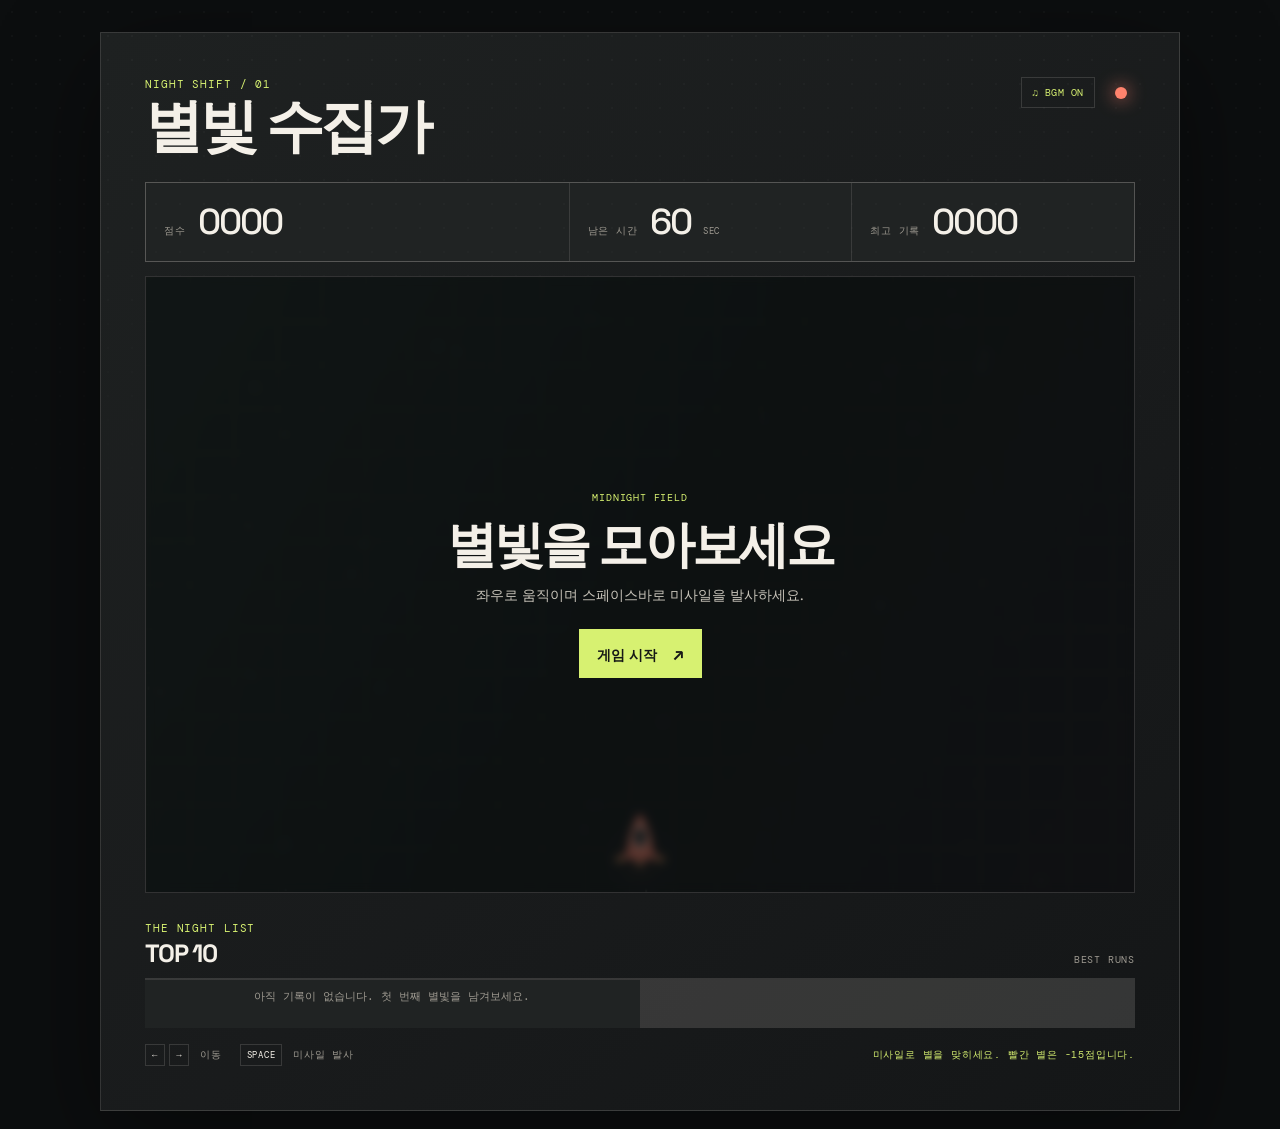
<file: index.html>
<!doctype html>
<html lang="ko">
<head>
  <meta charset="UTF-8">
  <meta http-equiv="refresh" content="0; url=star-catcher/">
  <title>게임 선택</title>
</head>
<body>
  <p><a href="star-catcher/">별빛 수집가 실행하기</a></p>
</body>
</html>
</file>
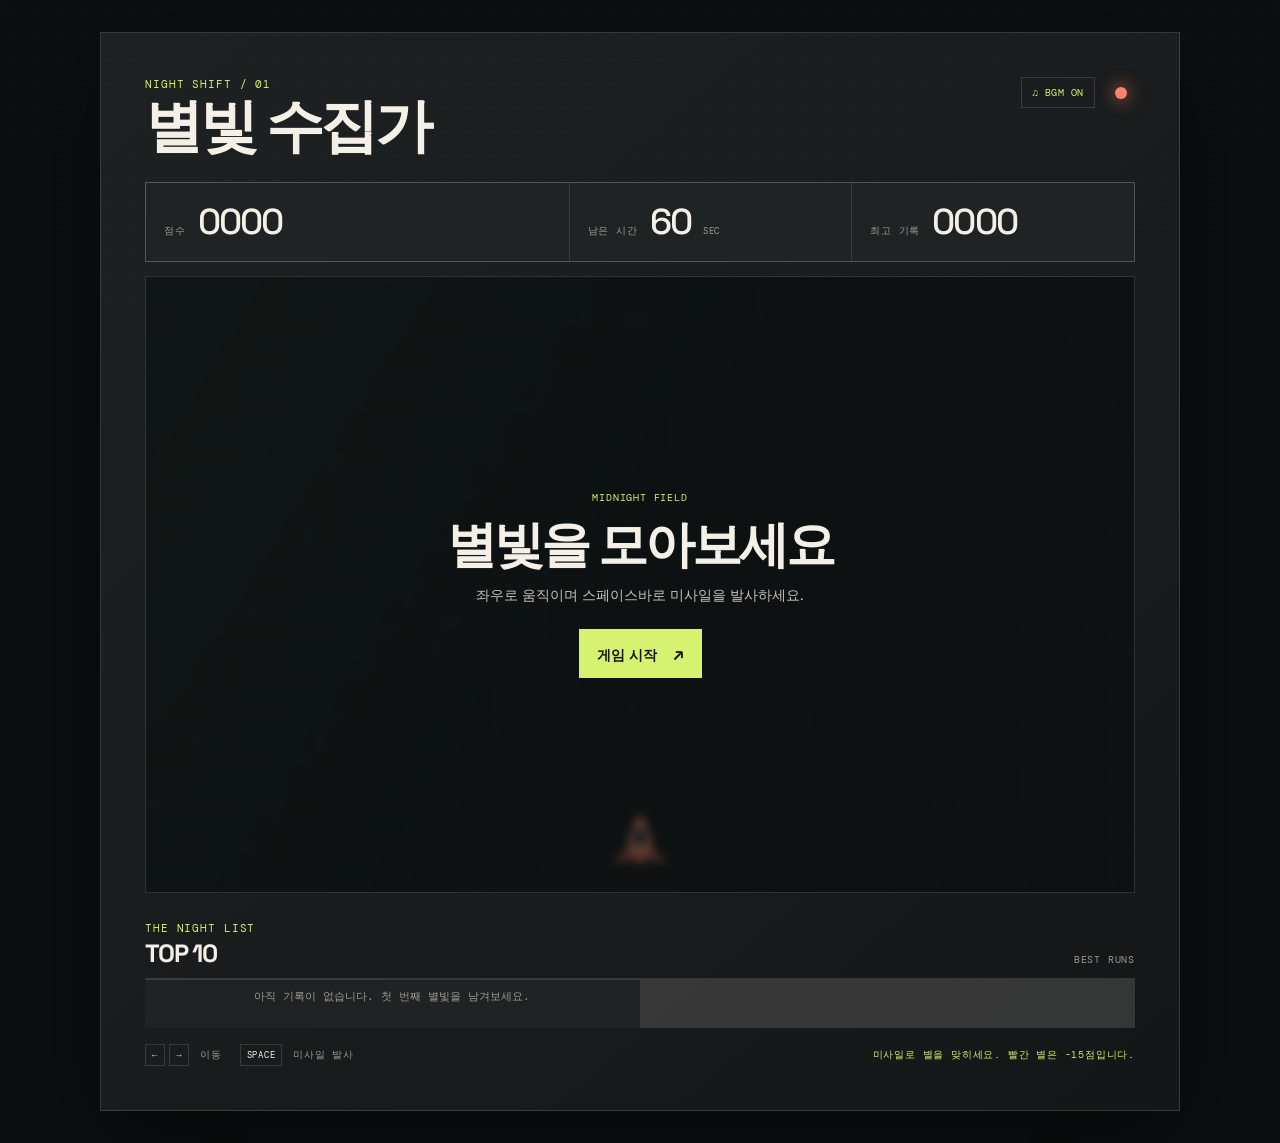
<file: star-catcher/index.html>
<!doctype html>
<html lang="ko">
<head>
  <meta charset="UTF-8">
  <meta name="viewport" content="width=device-width, initial-scale=1.0">
  <title>별빛 수집가</title>
  <link rel="stylesheet" href="style.css">
</head>
<body>
  <main class="app-shell">
    <section class="game-panel" aria-labelledby="game-title">
      <header class="topbar">
        <div>
          <p class="eyebrow">NIGHT SHIFT / 01</p>
          <h1 id="game-title">별빛 수집가</h1>
        </div>
        <div class="topbar-tools">
          <button class="music-toggle" id="musicToggle" type="button" aria-pressed="true">♫ BGM ON</button>
          <div class="status-dot" aria-label="게임 상태"></div>
        </div>
      </header>

      <div class="hud" aria-label="게임 기록">
        <div class="hud-item"><span>점수</span><strong id="score">0000</strong></div>
        <div class="hud-item"><span>남은 시간</span><strong id="time">60</strong><small>SEC</small></div>
        <div class="hud-item best"><span>최고 기록</span><strong id="best">0000</strong></div>
      </div>

      <div class="canvas-wrap">
        <canvas id="gameCanvas" width="900" height="560" aria-label="별을 모으는 게임 화면"></canvas>
        <div class="game-message" id="gameMessage">
          <p class="message-kicker">MIDNIGHT FIELD</p>
          <h2 id="messageTitle">별빛을 모아보세요</h2>
          <p id="messageText">좌우로 움직이며 스페이스바로 미사일을 발사하세요.</p>
          <form class="score-form" id="scoreForm">
            <label for="nameInput">이름을 남겨주세요</label>
            <div class="name-row">
              <input id="nameInput" name="name" maxlength="12" autocomplete="off" placeholder="플레이어" required>
              <button type="submit">기록하기 <span>↗</span></button>
            </div>
          </form>
          <button id="startButton" type="button">게임 시작 <span>↗</span></button>
        </div>
      </div>

      <section class="leaderboard" aria-labelledby="leaderboardTitle">
        <div class="leaderboard-heading">
          <div>
            <p class="eyebrow">THE NIGHT LIST</p>
            <h2 id="leaderboardTitle">TOP 10</h2>
          </div>
          <span>BEST RUNS</span>
        </div>
        <ol id="leaderboardList" aria-label="최고 점수 순위"></ol>
      </section>

      <footer class="controls">
        <span><kbd>←</kbd><kbd>→</kbd> 이동</span>
        <span><kbd>SPACE</kbd> 미사일 발사</span>
        <span class="tip">미사일로 별을 맞히세요. 빨간 별은 -15점입니다.</span>
      </footer>
    </section>
  </main>
  <script src="game.js"></script>
</body>
</html>
</file>
<file: star-catcher/style.css>
@import url('https://fonts.googleapis.com/css2?family=DM+Mono:wght@400;500&family=Space+Grotesk:wght@400;500;600;700&display=swap');

:root {
  --ink: #f4f0e8;
  --muted: #9e9a91;
  --line: rgba(244, 240, 232, 0.14);
  --lime: #d7f171;
  --coral: #ff836d;
  --night: #111315;
  --panel: #191b1c;
}

* { box-sizing: border-box; }

body {
  margin: 0;
  min-width: 320px;
  color: var(--ink);
  background: #0c0e0f;
  font-family: 'Space Grotesk', 'Trebuchet MS', sans-serif;
}

body::before {
  content: '';
  position: fixed;
  inset: 0;
  pointer-events: none;
  opacity: .25;
  background-image: radial-gradient(rgba(255,255,255,.12) 1px, transparent 1px);
  background-size: 24px 24px;
  mask-image: linear-gradient(to bottom, black, transparent 70%);
}

.app-shell {
  min-height: 100vh;
  display: grid;
  place-items: center;
  padding: 32px 20px;
}

.game-panel {
  width: min(100%, 1080px);
  padding: clamp(20px, 4vw, 44px);
  background: linear-gradient(140deg, #1e2121, var(--panel) 58%, #141617);
  border: 1px solid var(--line);
  box-shadow: 0 30px 100px rgba(0,0,0,.42);
}

.topbar { display: flex; justify-content: space-between; align-items: flex-start; margin-bottom: 28px; }
.topbar-tools { display: flex; align-items: center; gap: 12px; }
.eyebrow, .message-kicker, .hud-item span, .hud-item small, .controls, kbd {
  font-family: 'DM Mono', monospace;
  letter-spacing: .08em;
  text-transform: uppercase;
}
.eyebrow { margin: 0 0 8px; color: var(--lime); font-size: 11px; }
h1 { margin: 0; font-size: clamp(30px, 5vw, 58px); line-height: .95; font-weight: 600; letter-spacing: -.06em; }
.status-dot { width: 12px; height: 12px; margin: 8px; border-radius: 50%; background: var(--coral); box-shadow: 0 0 18px var(--coral); transition: background .3s, box-shadow .3s; }
.status-dot.live { background: var(--lime); box-shadow: 0 0 18px var(--lime); }
.music-toggle { padding: 8px 10px; color: var(--lime); background: transparent; border: 1px solid var(--line); font: 10px 'DM Mono', monospace; letter-spacing: .05em; }
.music-toggle:hover { color: #151716; background: var(--lime); }
.music-toggle.muted { color: var(--muted); }

.hud { display: grid; grid-template-columns: 1.5fr 1fr 1fr; gap: 1px; margin-bottom: 14px; border: 1px solid var(--line); background: var(--line); }
.hud-item { min-height: 70px; display: flex; align-items: baseline; gap: 12px; padding: 16px 18px; background: #202323; }
.hud-item span { color: var(--muted); font-size: 10px; }
.hud-item strong { font-size: clamp(24px, 4vw, 36px); font-weight: 500; letter-spacing: -.05em; }
.hud-item small { color: var(--muted); font-size: 9px; }

.canvas-wrap { position: relative; overflow: hidden; background: var(--night); border: 1px solid var(--line); }
canvas { display: block; width: 100%; height: auto; aspect-ratio: 900 / 560; cursor: crosshair; }
.game-message { position: absolute; inset: 0; display: flex; flex-direction: column; align-items: center; justify-content: center; padding: 20px; text-align: center; background: rgba(13, 15, 16, .68); backdrop-filter: blur(5px); transition: opacity .25s; }
.game-message.hidden { opacity: 0; pointer-events: none; }
.message-kicker { margin: 0 0 16px; color: var(--lime); font-size: 10px; }
.game-message h2 { max-width: 500px; margin: 0; font-size: clamp(28px, 5vw, 50px); line-height: 1; letter-spacing: -.06em; }
.game-message p:not(.message-kicker) { margin: 16px 0 24px; color: #c8c4ba; font-size: 14px; }
button { border: 0; padding: 13px 18px; color: #151716; background: var(--lime); font: 600 14px 'Space Grotesk', sans-serif; cursor: pointer; transition: transform .2s, background .2s; }
button:hover { background: #e9ff91; transform: translateY(-2px); }
button span { display: inline-block; margin-left: 12px; font-size: 18px; }
.score-form { display: none; width: min(100%, 360px); }
.score-form.visible { display: block; }
.score-form label { display: block; margin-bottom: 8px; color: var(--muted); font: 10px 'DM Mono', monospace; letter-spacing: .08em; text-transform: uppercase; }
.name-row { display: flex; gap: 6px; }
.name-row input { min-width: 0; flex: 1; padding: 13px 12px; color: var(--ink); background: #202323; border: 1px solid var(--line); outline: 0; font: 14px 'Space Grotesk', sans-serif; }
.name-row input:focus { border-color: var(--lime); }

.leaderboard { padding-top: 28px; }
.leaderboard-heading { display: flex; align-items: end; justify-content: space-between; padding-bottom: 12px; border-bottom: 1px solid var(--line); }
.leaderboard-heading .eyebrow { margin-bottom: 6px; }
.leaderboard-heading h2 { margin: 0; font-size: 25px; line-height: 1; letter-spacing: -.05em; }
.leaderboard-heading > span { color: var(--muted); font: 10px 'DM Mono', monospace; letter-spacing: .08em; }
#leaderboardList { display: grid; grid-template-columns: 1fr 1fr; gap: 1px; margin: 0; padding: 1px 0 0; list-style: none; background: var(--line); counter-reset: rank; }
#leaderboardList li { display: grid; grid-template-columns: 34px 1fr auto; gap: 10px; align-items: center; min-height: 48px; padding: 9px 14px; background: #202323; color: var(--ink); font-size: 14px; counter-increment: rank; }
#leaderboardList li::before { content: counter(rank, decimal-leading-zero); color: var(--lime); font: 11px 'DM Mono', monospace; }
#leaderboardList li span { overflow: hidden; text-overflow: ellipsis; white-space: nowrap; }
#leaderboardList li strong { font: 14px 'DM Mono', monospace; }
#leaderboardList li.empty { display: block; color: var(--muted); font: 11px 'DM Mono', monospace; text-align: center; }
#leaderboardList li.empty::before { content: none; }

.controls { display: flex; align-items: center; gap: 18px; padding-top: 16px; color: var(--muted); font-size: 10px; }
kbd { display: inline-block; margin-right: 4px; padding: 4px 6px; color: var(--ink); border: 1px solid var(--line); font-size: 9px; }
.tip { margin-left: auto; color: var(--lime); }

@media (max-width: 600px) {
  .app-shell { padding: 14px 10px; }
  .game-panel { padding: 20px 12px 16px; }
  .hud-item { min-height: 60px; display: block; padding: 10px; }
  .hud-item span, .hud-item strong, .hud-item small { display: block; }
  .hud-item strong { margin-top: 6px; font-size: 24px; }
  .hud-item small { display: inline; position: relative; top: -3px; margin-left: 3px; }
  .controls { gap: 8px; flex-wrap: wrap; line-height: 1.8; }
  .tip { width: 100%; margin-left: 0; }
  #leaderboardList { grid-template-columns: 1fr; }
  .name-row { flex-direction: column; }
}
</file>
